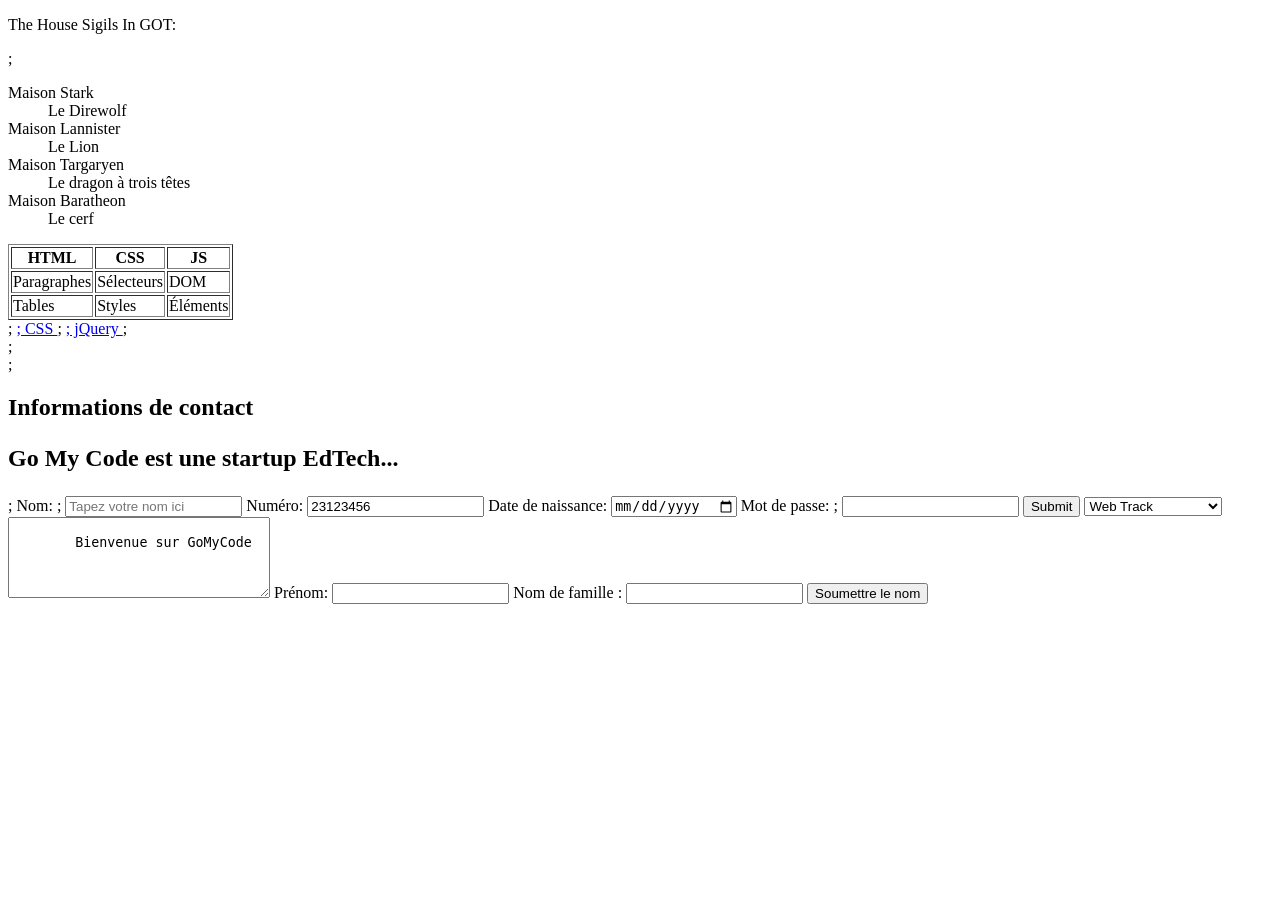
<file: index.html>
<!DOCTYPE html> 
<html> 
  <head>  <title>  Hello world ! </title>  </head> 
    <body> 
<p>The House Sigils In GOT:</p> ;

<dl> 
	<dt>Maison Stark</dt> 
	<dd>Le Direwolf</dd> 

	<dt>Maison Lannister</dt> 
	<dd>Le Lion</dd> 

	<dt>Maison Targaryen</dt> 
	<dd>Le dragon à trois têtes</dd> 

	Maison Baratheon</dt> 
	<dd>Le cerf</dd> 
</dl> 
<table border="1">
      <tr>
        <th>HTML</th>
        <th>CSS</th>
        <th>JS</th>
      </tr>
      <tr>
        <td>Paragraphes</td>
        <td>Sélecteurs</td>
        <td>DOM</td>
      </tr> 
      <tr> 
        <td>Tables</td> 
        <td>Styles</td> 
        <td>Éléments</td> 
      </tr> 
    </table> 
    <nav> ;
<a href="/html/> ; HTML </a> ;
<a href="/css/> ; CSS </a> ;
<a href="/js/> ; JavaScript </a> ;
<a href="/jquery/> ; jQuery </a> ;
</nav> ;
<section> ;
<h1> Informations de contact <h1> 
<p> Go My Code est une startup EdTech... </p> 
</section>
<form> ;
      <label>Nom:</label> ;
      <input type="text" name="first name" placeholder="Tapez votre nom ici" />
      <label>Numéro:</label>
      <input type="number" name="number" value="23123456" /> 
      <label>Date de naissance:</label> 
      <input type="date" name="birthday" />
       <label>Mot de passe:</label> ;
      <input type="password" name="password" />
      <input type="submit" value="Submit" />
      <select> 
        <option value="WebTrack">Web Track</option> 
        <option value="AITrack">AI Track</option> 
        <option value="GameTrack">Game Track</option> 
        <option value="DataScienceTrack">Data Science Track</option>
      </select> 
       <textarea name="message" cols="30" rows="5"> 
        Bienvenue sur GoMyCode
    </textarea>
     <label>Prénom:</label>
      <input type="text" name="firstName" /> 
      Nom de famille :</label>
      <input type="text" name="lastName" id="lastName" /> 
       <!-- Ce bouton soumettra le formulaire, entraînant la redirection de la page --> 
      <button type="submit">Soumettre le nom</button> 
    </form> 
  </body> 
</html>
</file>
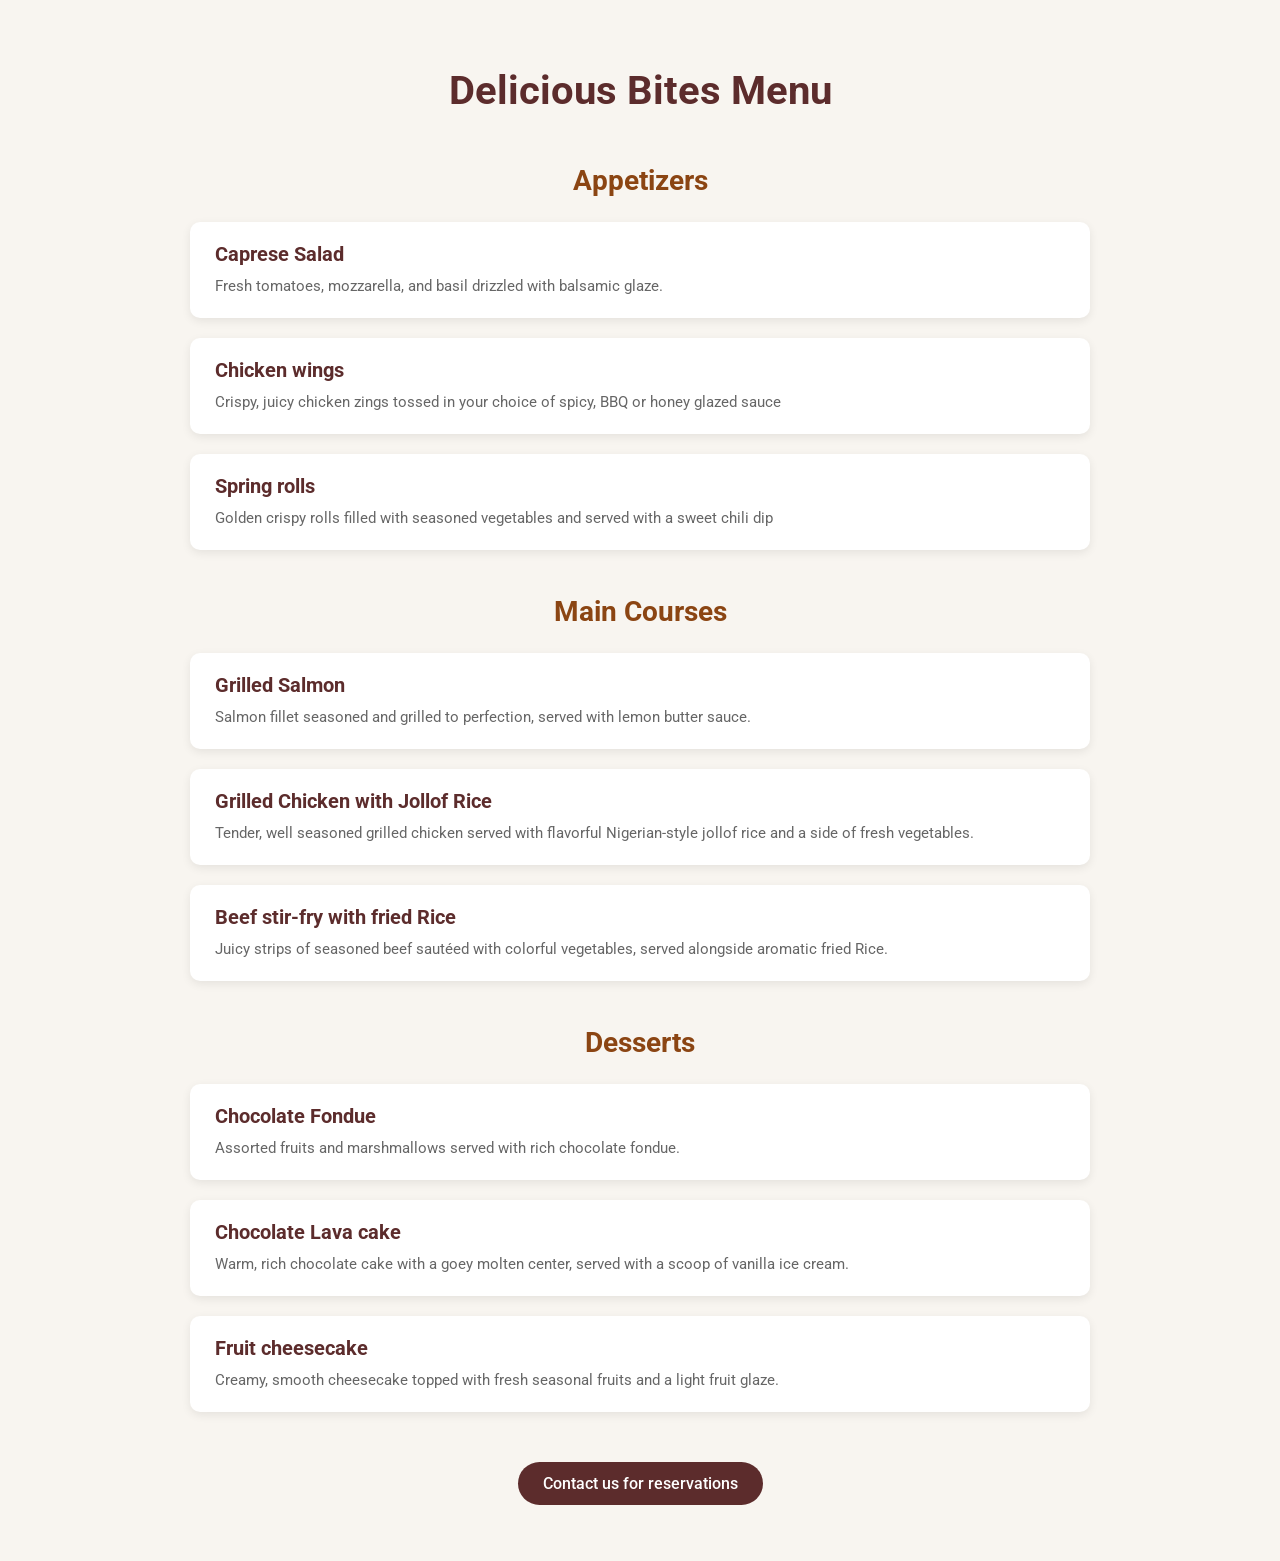
<file: Assignment2.html>
<!DOCTYPE html>

 <html lang="en"> 

<head>   

<link rel="stylesheet" href="Assignment2.css">

<meta charset="UTF-8">  

  <meta name="viewport" content="width=device-width, initial-scale=1.0">   

 <title>Delicious Bites Menu</title> </head>

 <body>   

 <h1>Delicious Bites Menu</h1>

    <h2>Appetizers</h2>  

  <ul>     

   <li>          

  <strong>Caprese Salad</strong>       

     <p>Fresh tomatoes, mozzarella, and basil drizzled with balsamic glaze.</p> 

       </li>    

    <li>

        <strong>Chicken wings</strong>

        <p>Crispy, juicy chicken zings tossed in your choice of spicy, BBQ or honey glazed sauce</p>

    </li> 

    <li>

        <strong>Spring rolls</strong>

        <p>Golden crispy rolls filled with seasoned vegetables and served with a sweet chili dip</p>
        
    </li> 
   </ul>  

  <h2>Main Courses</h2> 

   <ul>   

     <li>      

      <strong>Grilled Salmon</strong>     

       <p>Salmon fillet seasoned and grilled to perfection, served with lemon butter sauce.</p>   

     </li>     

   <li>      

      <strong>Grilled Chicken with Jollof Rice</strong>     

       <p>Tender, well seasoned grilled chicken served with flavorful Nigerian-style jollof rice and a side of fresh vegetables.</p>   

     </li>      

     <li>      

      <strong>Beef stir-fry with fried Rice</strong>     

       <p>Juicy strips of seasoned beef sautéed with colorful vegetables, served alongside aromatic fried Rice.</p>   

     </li>     
   </ul>   

 <h2>Desserts</h2>  

  <ul>     

   <li>    

        <strong>Chocolate Fondue</strong>     

       <p>Assorted fruits and marshmallows served with rich chocolate fondue.</p>    

    </li>    

    <li>      

      <strong>Chocolate Lava cake</strong>     

       <p>Warm, rich chocolate cake with a goey molten center, served with a scoop of vanilla ice cream.</p>   

     </li>      

     <li>      

      <strong>Fruit cheesecake</strong>     

       <p>Creamy, smooth cheesecake topped with fresh seasonal fruits and a light fruit glaze.</p>   

     </li>     
  </ul> 

   <p><a href="contact.html">Contact us for reservations</a></p> 

</body>

 </html>
</file>
<file: Assignment2.css>
/* Police Roboto */
@import url('https://fonts.googleapis.com/css2?family=Roboto:wght@300;400;500;700&display=swap');


/* Style général de la page */
body {
    font-family: 'Roboto', sans-serif;
    background-color: #f8f5f0;
    color: #333;
    margin: 0;
    padding: 40px;
}


/* Titre principal */
h1 {
    text-align: center;
    color: #5c2c2c;
    font-size: 40px;
    margin-bottom: 50px;
}


/* Titres des catégories */
h2 {
    color: #8b4513;
    text-align: center;
    font-size: 28px;
    margin-top: 45px;
    margin-bottom: 25px;
}


/* Liste des plats */
ul {
    list-style: none;
    padding: 0;
    max-width: 900px;
    margin: 0 auto;
}


/* Chaque plat */
li {
    background-color: white;
    margin-bottom: 20px;
    padding: 20px 25px;
    border-radius: 10px;
    box-shadow: 0 3px 10px rgba(0, 0, 0, 0.08);
}


/* Nom du plat */
strong {
    display: block;
    color: #5c2c2c;
    font-size: 20px;
    margin-bottom: 8px;
}


/* Description */
li p {
    color: #666;
    font-size: 15px;
    line-height: 1.6;
    margin: 0;
}


/* Effet lorsque la souris passe sur un plat */
li:hover {
    transform: translateY(-3px);
    box-shadow: 0 6px 15px rgba(0, 0, 0, 0.12);
    transition: 0.3s;
}


/* Lien Contact */
body > p {
    text-align: center;
    margin-top: 50px;
}


/* Bouton Contact */
a {
    display: inline-block;
    background-color: #5c2c2c;
    color: white;
    text-decoration: none;
    padding: 12px 25px;
    border-radius: 25px;
    font-weight: 500;
}


/* Effet sur le bouton */
a:hover {
    background-color: #8b4513;
    transition: 0.3s;
}
</file>
